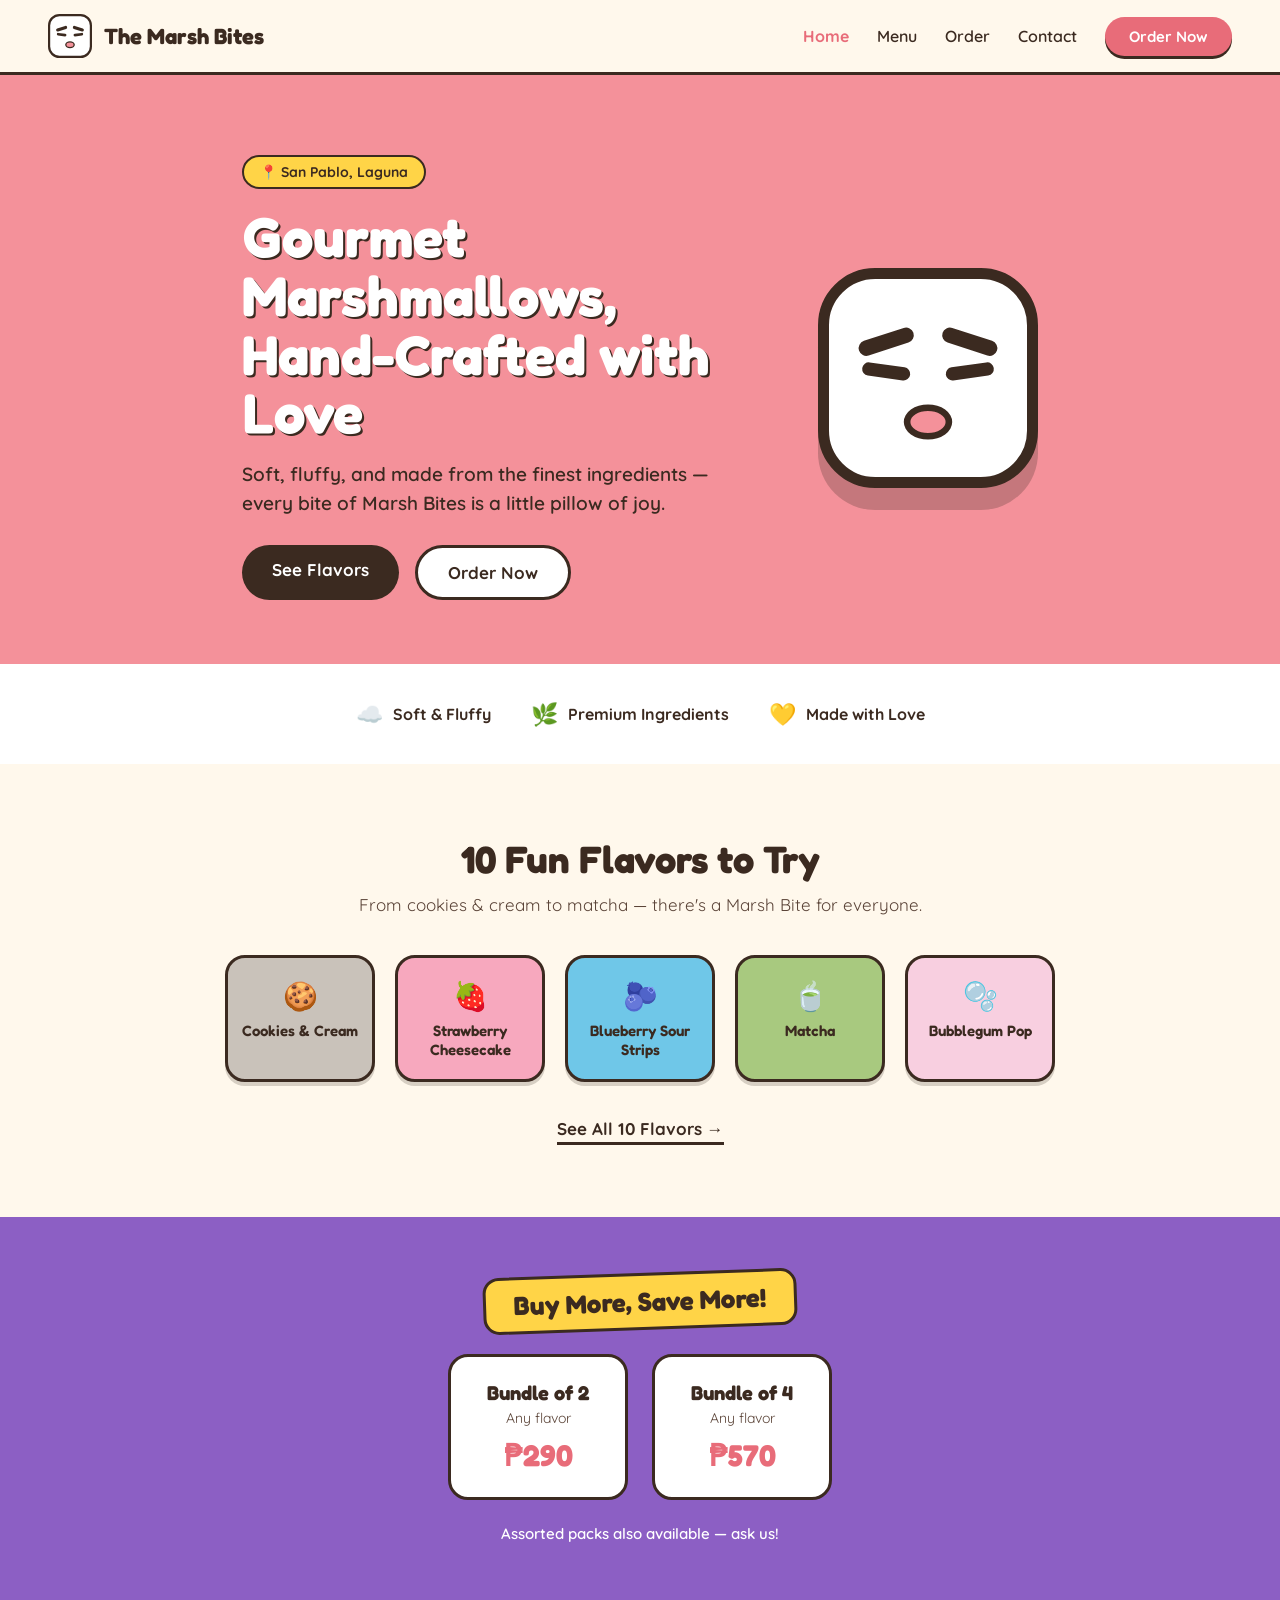
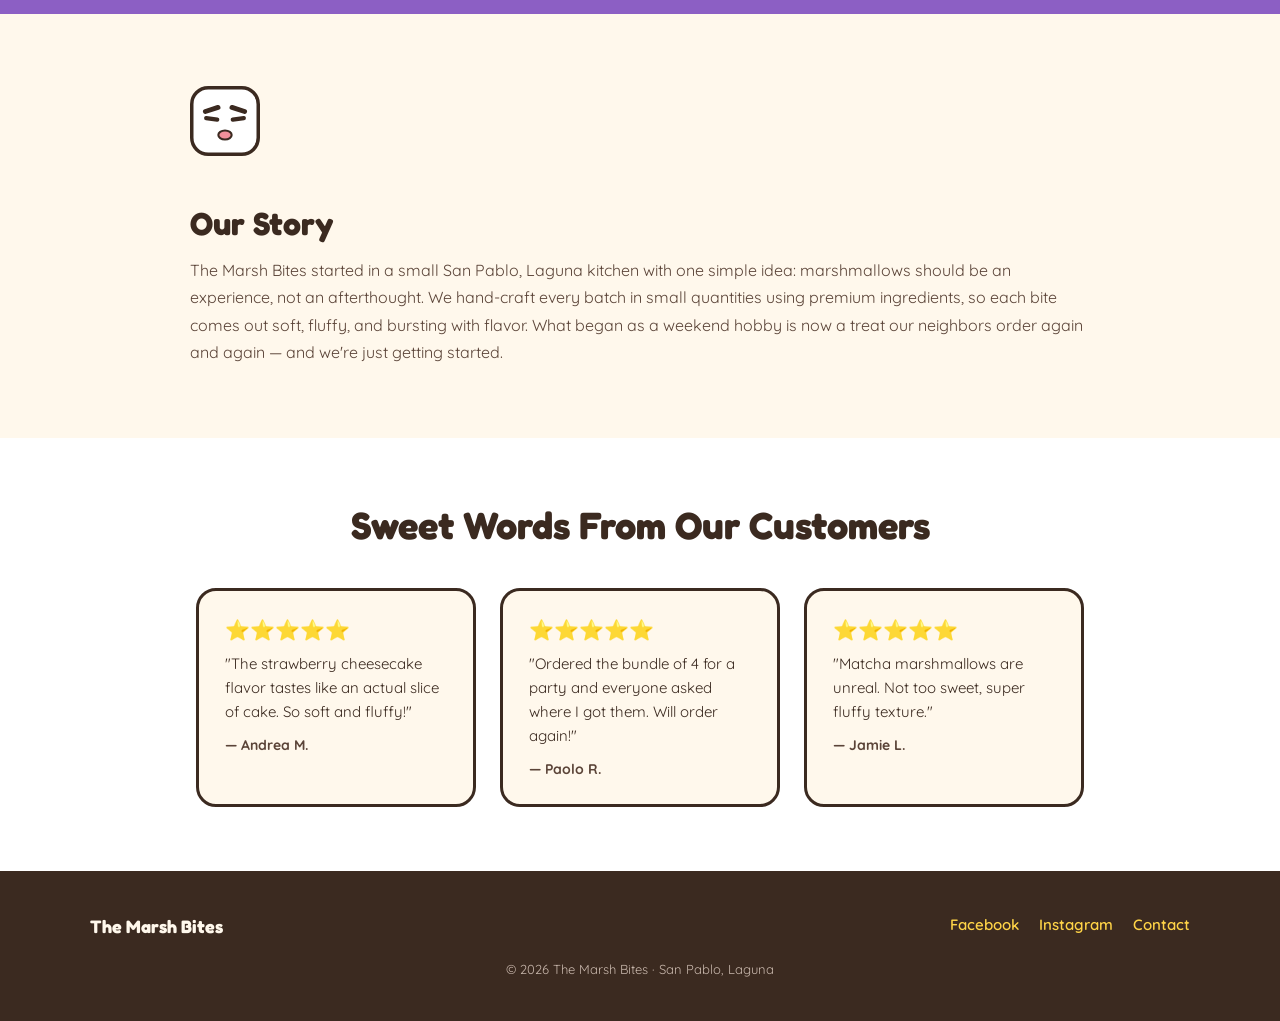
<file: index.html>
<!DOCTYPE html>
<html lang="en">
<head>
<meta charset="utf-8">
<meta name="viewport" content="width=device-width, initial-scale=1">
<title>The Marsh Bites — Gourmet Marshmallows</title>
<link rel="preconnect" href="https://fonts.googleapis.com">
<link href="https://fonts.googleapis.com/css2?family=Fredoka:wght@500;600;700&family=Quicksand:wght@400;500;600;700&display=swap" rel="stylesheet">
<link rel="stylesheet" href="styles.css">
</head>
<body>

  <nav class="navbar">
    <a href="home.html" class="nav-logo">
      <div class="mascot sm"><div class="mascot-inner">
        <div class="mascot-face"></div>
        <div class="mascot-eyebrow l"></div><div class="mascot-eyebrow r"></div>
        <div class="mascot-eye l"></div><div class="mascot-eye r"></div>
        <div class="mascot-mouth"></div>
      </div></div>
      <div class="nav-logo-text">The Marsh Bites</div>
    </a>
    <div class="nav-links">
      <a href="home.html" class="nav-link active">Home</a>
      <a href="menu.html" class="nav-link">Menu</a>
      <a href="order.html" class="nav-link">Order</a>
      <a href="contact.html" class="nav-link">Contact</a>
      <a href="order.html" class="nav-cta">Order Now</a>
    </div>
  </nav>

  <section class="hero">
    <div class="hero-content">
      <div class="badge badge-yellow">📍 San Pablo, Laguna</div>
      <h1 class="hero-title">Gourmet Marshmallows,<br>Hand-Crafted with Love</h1>
      <p class="hero-text">Soft, fluffy, and made from the finest ingredients — every bite of Marsh Bites is a little pillow of joy.</p>
      <div class="hero-buttons">
        <a href="menu.html" class="btn btn-dark">See Flavors</a>
        <a href="order.html" class="btn btn-outline">Order Now</a>
      </div>
    </div>
    <div class="mascot lg"><div class="mascot-inner">
        <div class="mascot-face"></div>
        <div class="mascot-eyebrow l"></div><div class="mascot-eyebrow r"></div>
        <div class="mascot-eye l"></div><div class="mascot-eye r"></div>
        <div class="mascot-mouth"></div>
      </div></div>
  </section>

  <section class="features-strip">
    <div class="feature-item"><span class="emoji">☁️</span> Soft &amp; Fluffy</div>
    <div class="feature-item"><span class="emoji">🌿</span> Premium Ingredients</div>
    <div class="feature-item"><span class="emoji">💛</span> Made with Love</div>
  </section>

  <section class="section">
    <h2 class="section-title">10 Fun Flavors to Try</h2>
    <p class="section-sub">From cookies &amp; cream to matcha — there's a Marsh Bite for everyone.</p>
    <div class="flavor-row">
      <div class="flavor-card" style="background:#C9C2BA;">
        <div class="emoji">🍪</div>
        <div class="name">Cookies & Cream</div>
      </div>
      <div class="flavor-card" style="background:#F7A8BE;">
        <div class="emoji">🍓</div>
        <div class="name">Strawberry Cheesecake</div>
      </div>
      <div class="flavor-card" style="background:#6FC7E8;">
        <div class="emoji">🫐</div>
        <div class="name">Blueberry Sour Strips</div>
      </div>
      <div class="flavor-card" style="background:#A8C97F;">
        <div class="emoji">🍵</div>
        <div class="name">Matcha</div>
      </div>
      <div class="flavor-card" style="background:#F8CFE0;">
        <div class="emoji">🫧</div>
        <div class="name">Bubblegum Pop</div>
      </div>
    </div>
    <a href="menu.html" class="see-all-link">See All 10 Flavors →</a>
  </section>

  <section class="bundle-section">
    <div class="bundle-badge">Buy More, Save More!</div>
    <div class="bundle-cards">
      <div class="bundle-card"><div class="title">Bundle of 2</div><div class="sub">Any flavor</div><div class="price">₱290</div></div>
      <div class="bundle-card"><div class="title">Bundle of 4</div><div class="sub">Any flavor</div><div class="price">₱570</div></div>
    </div>
    <p class="bundle-note">Assorted packs also available — ask us!</p>
  </section>

  <section class="story-section">
    <div class="story-inner">
      <div class="mascot md"><div class="mascot-inner">
        <div class="mascot-face"></div>
        <div class="mascot-eyebrow l"></div><div class="mascot-eyebrow r"></div>
        <div class="mascot-eye l"></div><div class="mascot-eye r"></div>
        <div class="mascot-mouth"></div>
      </div></div>
      <div>
        <h2 class="story-title">Our Story</h2>
        <p class="story-text">The Marsh Bites started in a small San Pablo, Laguna kitchen with one simple idea: marshmallows should be an experience, not an afterthought. We hand-craft every batch in small quantities using premium ingredients, so each bite comes out soft, fluffy, and bursting with flavor. What began as a weekend hobby is now a treat our neighbors order again and again — and we're just getting started.</p>
      </div>
    </div>
  </section>

  <section class="testimonials-section">
    <h2 class="section-title" style="margin-bottom:40px;">Sweet Words From Our Customers</h2>
    <div class="testimonial-cards">
      <div class="testimonial-card"><div class="stars">⭐⭐⭐⭐⭐</div><p>"The strawberry cheesecake flavor tastes like an actual slice of cake. So soft and fluffy!"</p><div class="author">— Andrea M.</div></div>
      <div class="testimonial-card"><div class="stars">⭐⭐⭐⭐⭐</div><p>"Ordered the bundle of 4 for a party and everyone asked where I got them. Will order again!"</p><div class="author">— Paolo R.</div></div>
      <div class="testimonial-card"><div class="stars">⭐⭐⭐⭐⭐</div><p>"Matcha marshmallows are unreal. Not too sweet, super fluffy texture."</p><div class="author">— Jamie L.</div></div>
    </div>
  </section>

  <footer class="footer">
    <div class="footer-inner">
      <div class="footer-logo">The Marsh Bites</div>
      <div class="footer-links">
        <a href="https://facebook.com/themarshbites" target="_blank">Facebook</a>
        <a href="https://instagram.com/themarshbites" target="_blank">Instagram</a>
        <a href="contact.html">Contact</a>
      </div>
    </div>
    <div class="footer-copy">© 2026 The Marsh Bites · San Pablo, Laguna</div>
  </footer>
</body>
</html>
</file>
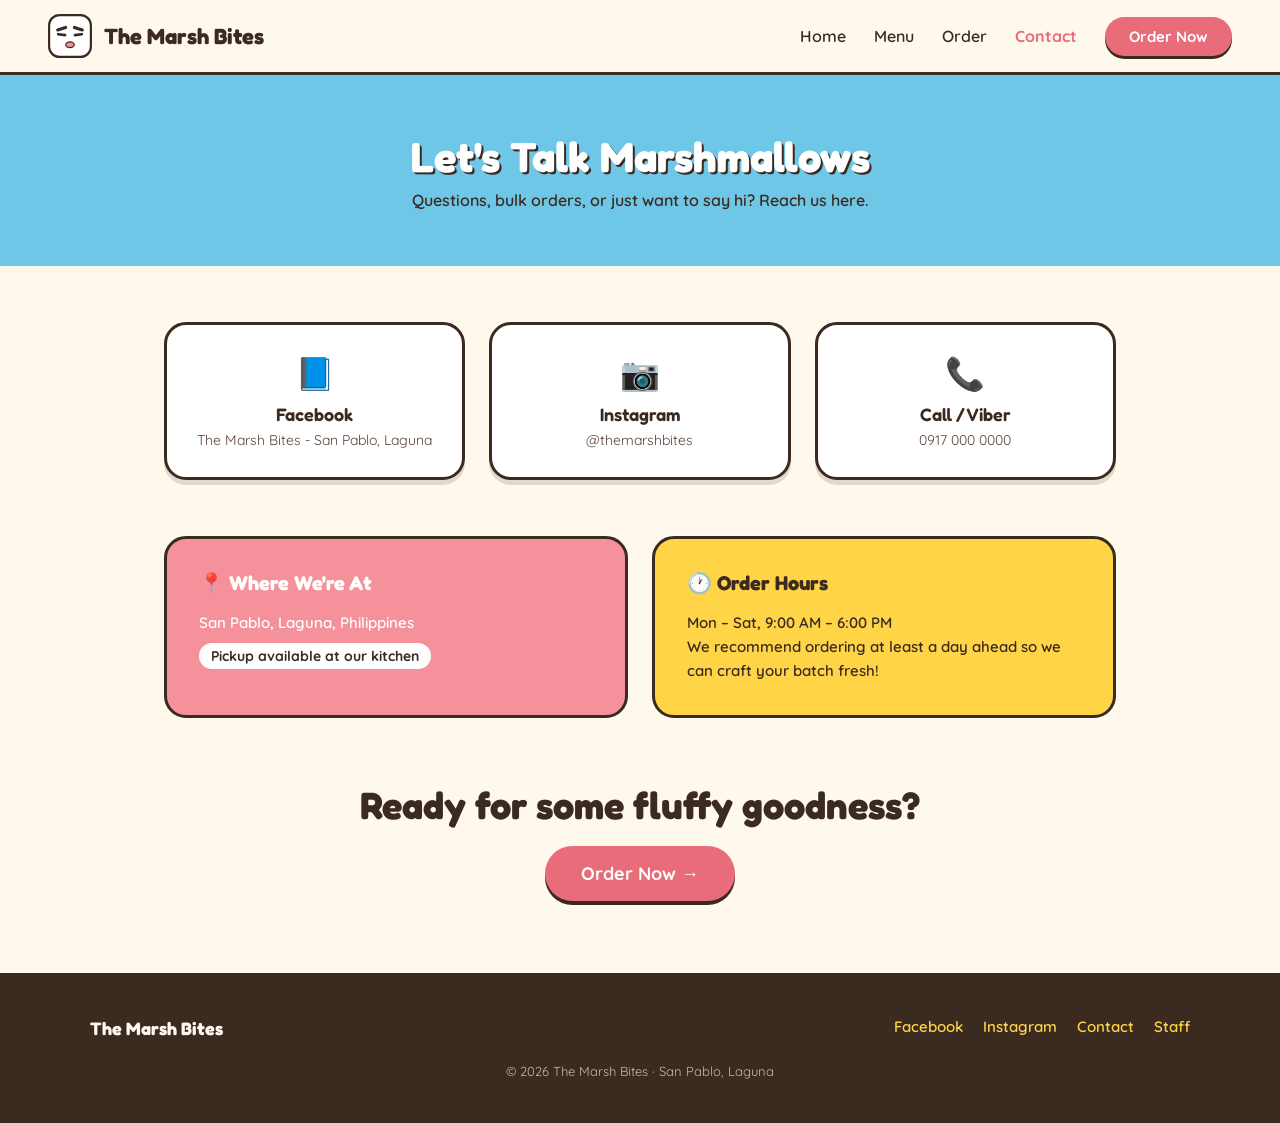
<file: contact.html>
<!DOCTYPE html>
<html lang="en">
<head>
<meta charset="utf-8">
<meta name="viewport" content="width=device-width, initial-scale=1">
<title>Contact — The Marsh Bites</title>
<link rel="preconnect" href="https://fonts.googleapis.com">
<link href="https://fonts.googleapis.com/css2?family=Fredoka:wght@500;600;700&family=Quicksand:wght@400;500;600;700&display=swap" rel="stylesheet">
<link rel="stylesheet" href="styles.css">
</head>
<body>

  <nav class="navbar">
    <a href="home.html" class="nav-logo">
      <div class="mascot sm"><div class="mascot-inner">
        <div class="mascot-face"></div>
        <div class="mascot-eyebrow l"></div><div class="mascot-eyebrow r"></div>
        <div class="mascot-eye l"></div><div class="mascot-eye r"></div>
        <div class="mascot-mouth"></div>
      </div></div>
      <div class="nav-logo-text">The Marsh Bites</div>
    </a>
    <div class="nav-links">
      <a href="home.html" class="nav-link">Home</a>
      <a href="menu.html" class="nav-link">Menu</a>
      <a href="order.html" class="nav-link">Order</a>
      <a href="contact.html" class="nav-link active">Contact</a>
      <a href="order.html" class="nav-cta">Order Now</a>
    </div>
  </nav>

  <section class="contact-hero">
    <h1>Let's Talk Marshmallows</h1>
    <p>Questions, bulk orders, or just want to say hi? Reach us here.</p>
  </section>

  <section class="contact-cards">
    <a href="https://facebook.com/themarshbites" target="_blank" class="contact-card">
      <div class="emoji">📘</div><div class="title">Facebook</div><div class="detail">The Marsh Bites - San Pablo, Laguna</div>
    </a>
    <a href="https://instagram.com/themarshbites" target="_blank" class="contact-card">
      <div class="emoji">📷</div><div class="title">Instagram</div><div class="detail">@themarshbites</div>
    </a>
    <div class="contact-card">
      <div class="emoji">📞</div><div class="title">Call / Viber</div><div class="detail">0917 000 0000</div>
    </div>
  </section>

  <section class="info-cards">
    <div class="info-card pink">
      <h3>📍 Where We're At</h3>
      <p>San Pablo, Laguna, Philippines</p>
      <div class="info-pill">Pickup available at our kitchen</div>
    </div>
    <div class="info-card yellow">
      <h3>🕐 Order Hours</h3>
      <p>Mon – Sat, 9:00 AM – 6:00 PM</p>
      <p class="info-note">We recommend ordering at least a day ahead so we can craft your batch fresh!</p>
    </div>
  </section>

  <section class="section" style="padding-top:0;">
    <h2 class="section-title" style="margin-bottom:18px;">Ready for some fluffy goodness?</h2>
    <a href="order.html" class="btn btn-pink">Order Now →</a>
  </section>

  <footer class="footer">
    <div class="footer-inner">
      <div class="footer-logo">The Marsh Bites</div>
      <div class="footer-links">
        <a href="https://facebook.com/themarshbites" target="_blank">Facebook</a>
        <a href="https://instagram.com/themarshbites" target="_blank">Instagram</a>
        <a href="contact.html">Contact</a>
        <a href="staff-login.html">Staff</a>
      </div>
    </div>
    <div class="footer-copy">© 2026 The Marsh Bites · San Pablo, Laguna</div>
  </footer>
</body>
</html>
</file>
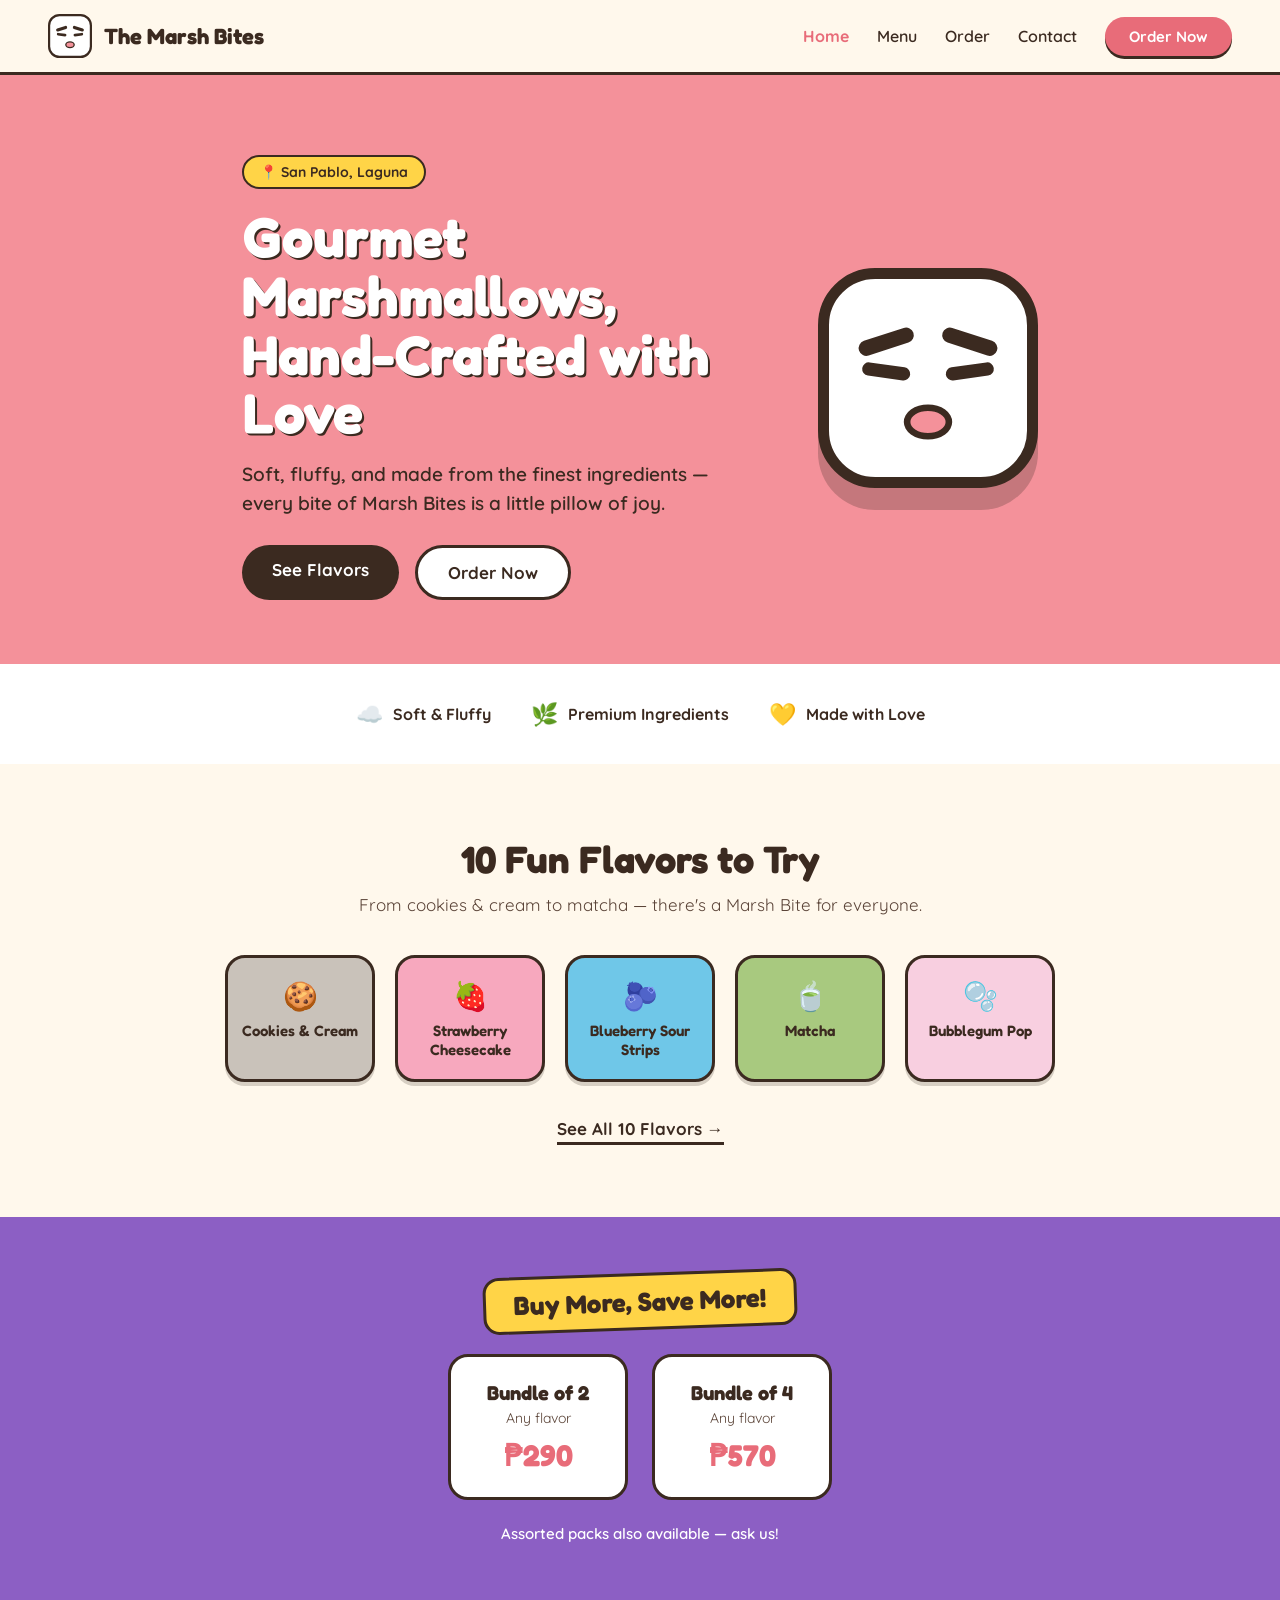
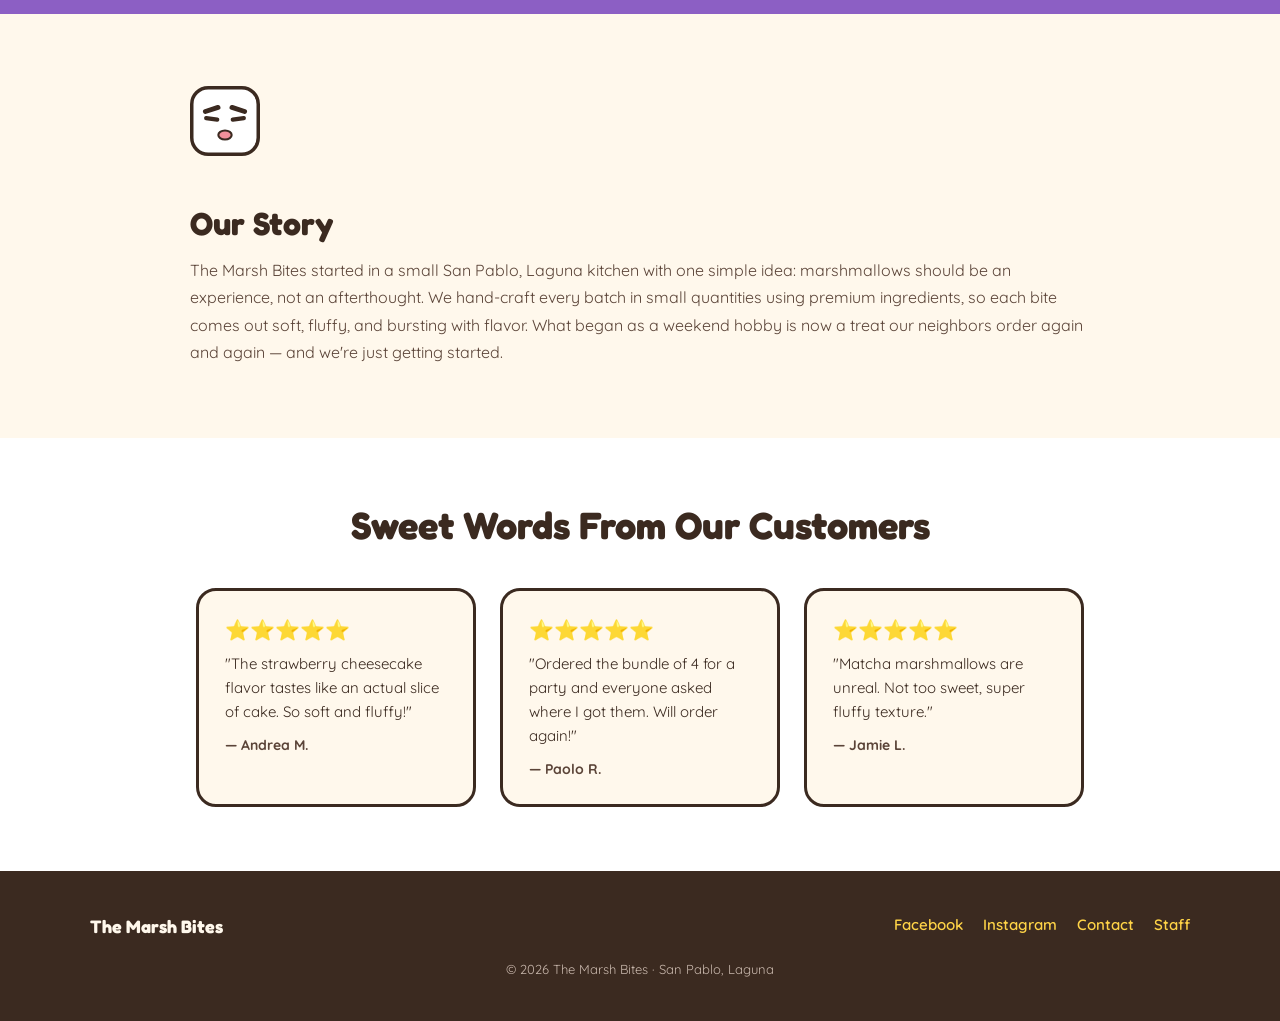
<file: home.html>
<!DOCTYPE html>
<html lang="en">
<head>
<meta charset="utf-8">
<meta name="viewport" content="width=device-width, initial-scale=1">
<title>The Marsh Bites — Gourmet Marshmallows</title>
<link rel="preconnect" href="https://fonts.googleapis.com">
<link href="https://fonts.googleapis.com/css2?family=Fredoka:wght@500;600;700&family=Quicksand:wght@400;500;600;700&display=swap" rel="stylesheet">
<link rel="stylesheet" href="styles.css">
</head>
<body>

  <nav class="navbar">
    <a href="home.html" class="nav-logo">
      <div class="mascot sm"><div class="mascot-inner">
        <div class="mascot-face"></div>
        <div class="mascot-eyebrow l"></div><div class="mascot-eyebrow r"></div>
        <div class="mascot-eye l"></div><div class="mascot-eye r"></div>
        <div class="mascot-mouth"></div>
      </div></div>
      <div class="nav-logo-text">The Marsh Bites</div>
    </a>
    <div class="nav-links">
      <a href="home.html" class="nav-link active">Home</a>
      <a href="menu.html" class="nav-link">Menu</a>
      <a href="order.html" class="nav-link">Order</a>
      <a href="contact.html" class="nav-link">Contact</a>
      <a href="order.html" class="nav-cta">Order Now</a>
    </div>
  </nav>

  <section class="hero">
    <div class="hero-content">
      <div class="badge badge-yellow">📍 San Pablo, Laguna</div>
      <h1 class="hero-title">Gourmet Marshmallows,<br>Hand-Crafted with Love</h1>
      <p class="hero-text">Soft, fluffy, and made from the finest ingredients — every bite of Marsh Bites is a little pillow of joy.</p>
      <div class="hero-buttons">
        <a href="menu.html" class="btn btn-dark">See Flavors</a>
        <a href="order.html" class="btn btn-outline">Order Now</a>
      </div>
    </div>
    <div class="mascot lg"><div class="mascot-inner">
        <div class="mascot-face"></div>
        <div class="mascot-eyebrow l"></div><div class="mascot-eyebrow r"></div>
        <div class="mascot-eye l"></div><div class="mascot-eye r"></div>
        <div class="mascot-mouth"></div>
      </div></div>
  </section>

  <section class="features-strip">
    <div class="feature-item"><span class="emoji">☁️</span> Soft &amp; Fluffy</div>
    <div class="feature-item"><span class="emoji">🌿</span> Premium Ingredients</div>
    <div class="feature-item"><span class="emoji">💛</span> Made with Love</div>
  </section>

  <section class="section">
    <h2 class="section-title">10 Fun Flavors to Try</h2>
    <p class="section-sub">From cookies &amp; cream to matcha — there's a Marsh Bite for everyone.</p>
    <div class="flavor-row">
      <div class="flavor-card" style="background:#C9C2BA;">
        <div class="emoji">🍪</div>
        <div class="name">Cookies & Cream</div>
      </div>
      <div class="flavor-card" style="background:#F7A8BE;">
        <div class="emoji">🍓</div>
        <div class="name">Strawberry Cheesecake</div>
      </div>
      <div class="flavor-card" style="background:#6FC7E8;">
        <div class="emoji">🫐</div>
        <div class="name">Blueberry Sour Strips</div>
      </div>
      <div class="flavor-card" style="background:#A8C97F;">
        <div class="emoji">🍵</div>
        <div class="name">Matcha</div>
      </div>
      <div class="flavor-card" style="background:#F8CFE0;">
        <div class="emoji">🫧</div>
        <div class="name">Bubblegum Pop</div>
      </div>
    </div>
    <a href="menu.html" class="see-all-link">See All 10 Flavors →</a>
  </section>

  <section class="bundle-section">
    <div class="bundle-badge">Buy More, Save More!</div>
    <div class="bundle-cards">
      <div class="bundle-card"><div class="title">Bundle of 2</div><div class="sub">Any flavor</div><div class="price">₱290</div></div>
      <div class="bundle-card"><div class="title">Bundle of 4</div><div class="sub">Any flavor</div><div class="price">₱570</div></div>
    </div>
    <p class="bundle-note">Assorted packs also available — ask us!</p>
  </section>

  <section class="story-section">
    <div class="story-inner">
      <div class="mascot md"><div class="mascot-inner">
        <div class="mascot-face"></div>
        <div class="mascot-eyebrow l"></div><div class="mascot-eyebrow r"></div>
        <div class="mascot-eye l"></div><div class="mascot-eye r"></div>
        <div class="mascot-mouth"></div>
      </div></div>
      <div>
        <h2 class="story-title">Our Story</h2>
        <p class="story-text">The Marsh Bites started in a small San Pablo, Laguna kitchen with one simple idea: marshmallows should be an experience, not an afterthought. We hand-craft every batch in small quantities using premium ingredients, so each bite comes out soft, fluffy, and bursting with flavor. What began as a weekend hobby is now a treat our neighbors order again and again — and we're just getting started.</p>
      </div>
    </div>
  </section>

  <section class="testimonials-section">
    <h2 class="section-title" style="margin-bottom:40px;">Sweet Words From Our Customers</h2>
    <div class="testimonial-cards">
      <div class="testimonial-card"><div class="stars">⭐⭐⭐⭐⭐</div><p>"The strawberry cheesecake flavor tastes like an actual slice of cake. So soft and fluffy!"</p><div class="author">— Andrea M.</div></div>
      <div class="testimonial-card"><div class="stars">⭐⭐⭐⭐⭐</div><p>"Ordered the bundle of 4 for a party and everyone asked where I got them. Will order again!"</p><div class="author">— Paolo R.</div></div>
      <div class="testimonial-card"><div class="stars">⭐⭐⭐⭐⭐</div><p>"Matcha marshmallows are unreal. Not too sweet, super fluffy texture."</p><div class="author">— Jamie L.</div></div>
    </div>
  </section>

  <footer class="footer">
    <div class="footer-inner">
      <div class="footer-logo">The Marsh Bites</div>
      <div class="footer-links">
        <a href="https://facebook.com/themarshbites" target="_blank">Facebook</a>
        <a href="https://instagram.com/themarshbites" target="_blank">Instagram</a>
        <a href="contact.html">Contact</a>
        <a href="staff-login.html">Staff</a>
      </div>
    </div>
    <div class="footer-copy">© 2026 The Marsh Bites · San Pablo, Laguna</div>
  </footer>
</body>
</html>
</file>
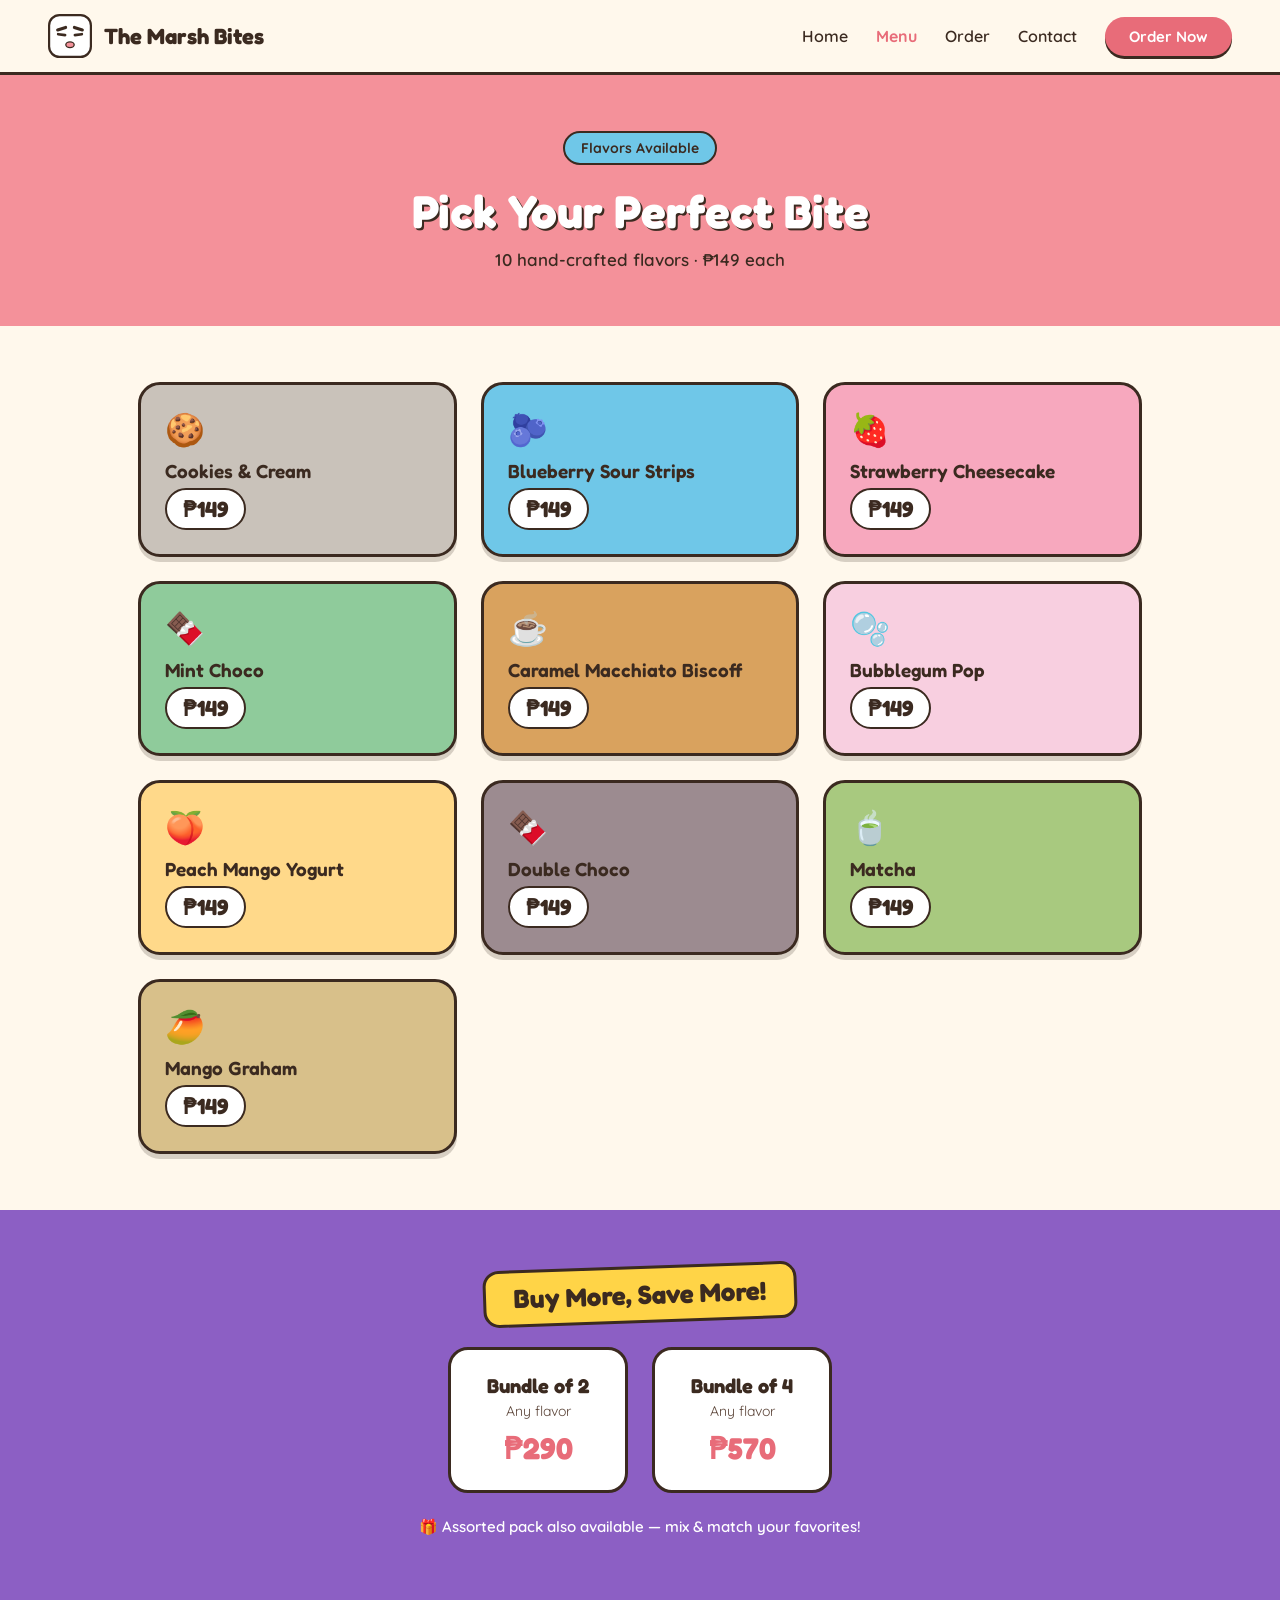
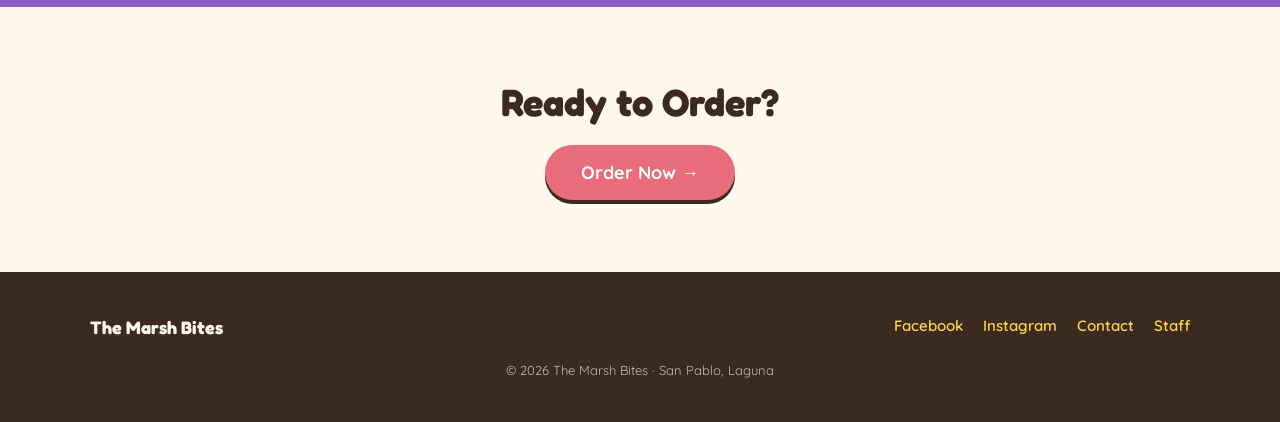
<file: menu.html>
<!DOCTYPE html>
<html lang="en">
<head>
<meta charset="utf-8">
<meta name="viewport" content="width=device-width, initial-scale=1">
<title>Menu — The Marsh Bites</title>
<link rel="preconnect" href="https://fonts.googleapis.com">
<link href="https://fonts.googleapis.com/css2?family=Fredoka:wght@500;600;700&family=Quicksand:wght@400;500;600;700&display=swap" rel="stylesheet">
<link rel="stylesheet" href="styles.css">
</head>
<body>

  <nav class="navbar">
    <a href="home.html" class="nav-logo">
      <div class="mascot sm"><div class="mascot-inner">
        <div class="mascot-face"></div>
        <div class="mascot-eyebrow l"></div><div class="mascot-eyebrow r"></div>
        <div class="mascot-eye l"></div><div class="mascot-eye r"></div>
        <div class="mascot-mouth"></div>
      </div></div>
      <div class="nav-logo-text">The Marsh Bites</div>
    </a>
    <div class="nav-links">
      <a href="home.html" class="nav-link">Home</a>
      <a href="menu.html" class="nav-link active">Menu</a>
      <a href="order.html" class="nav-link">Order</a>
      <a href="contact.html" class="nav-link">Contact</a>
      <a href="order.html" class="nav-cta">Order Now</a>
    </div>
  </nav>

  <section class="menu-hero">
    <div class="badge badge-blue">Flavors Available</div>
    <h1>Pick Your Perfect Bite</h1>
    <p>10 hand-crafted flavors · ₱149 each</p>
  </section>

  <section class="flavor-grid">
    <div class="flavor-grid-card" style="background:#C9C2BA;">
      <div class="emoji">🍪</div>
      <div class="name">Cookies & Cream</div>
      <div class="flavor-price">₱149</div>
    </div>
    <div class="flavor-grid-card" style="background:#6FC7E8;">
      <div class="emoji">🫐</div>
      <div class="name">Blueberry Sour Strips</div>
      <div class="flavor-price">₱149</div>
    </div>
    <div class="flavor-grid-card" style="background:#F7A8BE;">
      <div class="emoji">🍓</div>
      <div class="name">Strawberry Cheesecake</div>
      <div class="flavor-price">₱149</div>
    </div>
    <div class="flavor-grid-card" style="background:#8FCB9B;">
      <div class="emoji">🍫</div>
      <div class="name">Mint Choco</div>
      <div class="flavor-price">₱149</div>
    </div>
    <div class="flavor-grid-card" style="background:#D9A25E;">
      <div class="emoji">☕</div>
      <div class="name">Caramel Macchiato Biscoff</div>
      <div class="flavor-price">₱149</div>
    </div>
    <div class="flavor-grid-card" style="background:#F8CFE0;">
      <div class="emoji">🫧</div>
      <div class="name">Bubblegum Pop</div>
      <div class="flavor-price">₱149</div>
    </div>
    <div class="flavor-grid-card" style="background:#FFD98A;">
      <div class="emoji">🍑</div>
      <div class="name">Peach Mango Yogurt</div>
      <div class="flavor-price">₱149</div>
    </div>
    <div class="flavor-grid-card" style="background:#9C8B90;">
      <div class="emoji">🍫</div>
      <div class="name">Double Choco</div>
      <div class="flavor-price">₱149</div>
    </div>
    <div class="flavor-grid-card" style="background:#A8C97F;">
      <div class="emoji">🍵</div>
      <div class="name">Matcha</div>
      <div class="flavor-price">₱149</div>
    </div>
    <div class="flavor-grid-card" style="background:#D8C08A;">
      <div class="emoji">🥭</div>
      <div class="name">Mango Graham</div>
      <div class="flavor-price">₱149</div>
    </div>
  </section>

  <section class="bundle-section">
    <div class="bundle-badge">Buy More, Save More!</div>
    <div class="bundle-cards">
      <div class="bundle-card"><div class="title">Bundle of 2</div><div class="sub">Any flavor</div><div class="price">₱290</div></div>
      <div class="bundle-card"><div class="title">Bundle of 4</div><div class="sub">Any flavor</div><div class="price">₱570</div></div>
    </div>
    <p class="bundle-note">🎁 Assorted pack also available — mix &amp; match your favorites!</p>
  </section>

  <section class="section">
    <h2 class="section-title" style="margin-bottom:20px;">Ready to Order?</h2>
    <a href="order.html" class="btn btn-pink">Order Now →</a>
  </section>

  <footer class="footer">
    <div class="footer-inner">
      <div class="footer-logo">The Marsh Bites</div>
      <div class="footer-links">
        <a href="https://facebook.com/themarshbites" target="_blank">Facebook</a>
        <a href="https://instagram.com/themarshbites" target="_blank">Instagram</a>
        <a href="contact.html">Contact</a>
        <a href="staff-login.html">Staff</a>
      </div>
    </div>
    <div class="footer-copy">© 2026 The Marsh Bites · San Pablo, Laguna</div>
  </footer>
</body>
</html>
</file>
<file: styles.css>
:root{
  --pink:#F4919A; --pink-dark:#E86C79; --pink-darker:#D95763;
  --cream:#FFF8EC; --blue:#6FC7E8; --yellow:#FFD447; --purple:#8C5FC4;
  --brown:#3B2A20; --text-muted:#5B4438; --white:#fff;
}
*{box-sizing:border-box;}
body{margin:0;background:var(--cream);font-family:'Quicksand',sans-serif;}
a{color:var(--pink-dark);text-decoration:none;}
a:hover{color:var(--pink-darker);}
h1,h2,h3{font-family:'Fredoka',sans-serif;margin:0;}
img{max-width:100%;}

/* Mascot */
.mascot{position:relative;flex-shrink:0;}
.mascot-inner{width:100px;height:100px;position:relative;}
.mascot.sm{width:44px;height:44px;}
.mascot.sm .mascot-inner{transform:scale(0.44);transform-origin:top left;}
.mascot.md{width:70px;height:70px;}
.mascot.md .mascot-inner{transform:scale(0.7);transform-origin:top left;}
.mascot.lg{width:220px;height:220px;}
.mascot.lg .mascot-inner{transform:scale(2.2);transform-origin:top left;}
.mascot-face{position:absolute;inset:0;background:#fff;border:5px solid var(--brown);border-radius:26px;}
.mascot.lg .mascot-face{box-shadow:0 10px 0 rgba(59,42,32,0.25);}
.mascot-eyebrow{position:absolute;top:30px;width:26px;height:7px;background:var(--brown);border-radius:4px;}
.mascot-eyebrow.l{left:18px;transform:rotate(-18deg);}
.mascot-eyebrow.r{right:18px;transform:rotate(18deg);}
.mascot-eye{position:absolute;top:44px;width:22px;height:6px;background:var(--brown);border-radius:6px;}
.mascot-eye.l{left:20px;transform:rotate(8deg);}
.mascot-eye.r{right:20px;transform:rotate(-8deg);}
.mascot-mouth{position:absolute;bottom:22px;left:50%;transform:translateX(-50%);width:22px;height:16px;background:var(--pink);border:3px solid var(--brown);border-radius:50%;}

/* Nav */
.navbar{position:sticky;top:0;z-index:50;display:flex;align-items:center;justify-content:space-between;flex-wrap:wrap;gap:16px;padding:14px 48px;background:var(--cream);border-bottom:3px solid var(--brown);}
.nav-logo{display:flex;align-items:center;gap:12px;}
.nav-logo-text{font-family:'Fredoka',sans-serif;font-weight:700;font-size:22px;color:var(--brown);line-height:1;}
.nav-links{display:flex;gap:28px;align-items:center;flex-wrap:wrap;}
.nav-link{color:var(--brown);font-weight:600;font-size:16px;}
.nav-link.active{color:var(--pink-dark);font-weight:700;}
.nav-cta{background:var(--pink-dark);color:#fff;font-weight:700;padding:10px 24px;border-radius:999px;font-size:15px;box-shadow:0 3px 0 var(--brown);}

/* Buttons */
.btn{display:inline-block;font-weight:700;border-radius:999px;cursor:pointer;border:none;text-align:center;}
.btn-dark{background:var(--brown);color:#fff;font-size:17px;padding:14px 30px;}
.btn-outline{background:#fff;color:var(--brown);font-size:17px;padding:14px 30px;border:3px solid var(--brown);}
.btn-pink{background:var(--pink-dark);color:#fff;font-size:18px;padding:16px 36px;box-shadow:0 4px 0 var(--brown);}

/* Hero */
.hero{background:var(--pink);padding:80px 48px 64px;display:flex;align-items:center;justify-content:center;gap:56px;flex-wrap:wrap;}
.hero-content{max-width:520px;}
.badge{display:inline-block;color:var(--brown);font-weight:700;font-size:14px;padding:6px 16px;border-radius:999px;margin-bottom:18px;border:2px solid var(--brown);}
.badge-yellow{background:var(--yellow);}
.badge-blue{background:var(--blue);}
.hero-title{font-weight:700;font-size:56px;line-height:1.05;color:#fff;margin:0 0 18px;text-shadow:2px 2px 0 var(--brown);}
.hero-text{font-size:19px;color:var(--brown);font-weight:600;margin:0 0 28px;line-height:1.5;}
.hero-buttons{display:flex;gap:16px;flex-wrap:wrap;}

/* Feature strip */
.features-strip{display:flex;justify-content:center;gap:40px;flex-wrap:wrap;padding:36px 48px;background:#fff;}
.feature-item{display:flex;align-items:center;gap:10px;font-weight:700;color:var(--brown);font-size:16px;}
.feature-item .emoji{font-size:22px;}

/* Section generic */
.section{padding:72px 48px;text-align:center;}
.section-title{font-weight:700;font-size:38px;color:var(--brown);margin:0 0 12px;}
.section-sub{font-size:17px;color:var(--text-muted);margin:0 0 40px;}

/* Flavor cards (teaser + menu grid) */
.flavor-row{display:flex;gap:20px;flex-wrap:wrap;justify-content:center;max-width:1000px;margin:0 auto;}
.flavor-card{width:150px;border:3px solid var(--brown);border-radius:20px;padding:20px 12px;box-shadow:0 4px 0 rgba(59,42,32,0.2);}
.flavor-card .emoji{font-size:28px;margin-bottom:8px;}
.flavor-card .name{font-family:'Fredoka',sans-serif;font-weight:600;font-size:15px;color:var(--brown);}
.see-all-link{display:inline-block;margin-top:36px;color:var(--brown);font-weight:700;font-size:17px;border-bottom:3px solid var(--brown);padding-bottom:2px;}
.see-all-link:hover{color:var(--brown);}

.flavor-grid{display:grid;grid-template-columns:repeat(auto-fit,minmax(260px,1fr));gap:24px;max-width:1100px;margin:0 auto;padding:56px 48px;}
.flavor-grid-card{border:3px solid var(--brown);border-radius:22px;padding:24px;box-shadow:0 5px 0 rgba(59,42,32,0.2);}
.flavor-grid-card .emoji{font-size:32px;margin-bottom:10px;}
.flavor-grid-card .name{font-family:'Fredoka',sans-serif;font-weight:600;font-size:19px;color:var(--brown);margin-bottom:6px;}
.flavor-price{font-family:'Fredoka',sans-serif;font-weight:700;font-size:22px;color:var(--brown);background:#fff;display:inline-block;padding:6px 16px;border-radius:999px;border:2px solid var(--brown);}

/* Bundle section */
.bundle-section{padding:56px 48px;background:var(--purple);text-align:center;}
.bundle-badge{display:inline-block;background:var(--yellow);color:var(--brown);font-family:'Fredoka',sans-serif;font-weight:700;font-size:26px;padding:10px 28px;border-radius:16px;border:3px solid var(--brown);transform:rotate(-2deg);margin-bottom:24px;}
.bundle-cards{display:flex;gap:24px;justify-content:center;flex-wrap:wrap;}
.bundle-card{background:#fff;border:3px solid var(--brown);border-radius:20px;padding:24px 32px;min-width:180px;}
.bundle-card .title{font-family:'Fredoka',sans-serif;font-weight:700;font-size:20px;color:var(--brown);}
.bundle-card .sub{color:var(--text-muted);font-size:14px;margin:4px 0 10px;}
.bundle-card .price{font-family:'Fredoka',sans-serif;font-weight:700;font-size:30px;color:var(--pink-dark);}
.bundle-note{color:#fff;font-weight:600;margin-top:24px;font-size:15px;}

/* Story */
.story-section{padding:72px 48px;}
.story-inner{max-width:900px;margin:0 auto;display:flex;align-items:center;gap:48px;flex-wrap:wrap;}
.story-title{font-weight:700;font-size:32px;color:var(--brown);margin:0 0 14px;}
.story-text{font-size:16px;color:var(--text-muted);line-height:1.7;margin:0;}

/* Testimonials */
.testimonials-section{padding:64px 48px;background:#fff;text-align:center;}
.testimonial-cards{display:flex;gap:24px;justify-content:center;flex-wrap:wrap;max-width:1000px;margin:0 auto;}
.testimonial-card{background:var(--cream);border:3px solid var(--brown);border-radius:20px;padding:26px;max-width:280px;text-align:left;}
.testimonial-card .stars{font-size:20px;margin-bottom:10px;}
.testimonial-card p{font-size:15px;color:var(--brown);line-height:1.6;margin:0 0 12px;}
.testimonial-card .author{font-weight:700;font-size:14px;color:var(--text-muted);}

/* Footer */
.footer{background:var(--brown);color:var(--cream);padding:44px 48px;}
.footer-inner{display:flex;justify-content:space-between;flex-wrap:wrap;gap:24px;max-width:1100px;margin:0 auto;}
.footer-logo{font-family:'Fredoka',sans-serif;font-weight:700;font-size:18px;}
.footer-links{display:flex;gap:20px;font-size:15px;}
.footer-links a{color:var(--yellow);font-weight:600;}
.footer-copy{text-align:center;font-size:13px;color:#c9b8ad;margin-top:24px;}

/* Menu hero */
.menu-hero{background:var(--pink);padding:56px 48px;text-align:center;}
.menu-hero h1{font-size:46px;color:#fff;margin:0 0 10px;text-shadow:2px 2px 0 var(--brown);}
.menu-hero p{font-size:17px;color:var(--brown);font-weight:600;margin:0;}

/* Contact hero */
.contact-hero{background:var(--blue);padding:56px 48px;text-align:center;}
.contact-hero h1{font-size:42px;color:#fff;margin:0 0 8px;text-shadow:2px 2px 0 var(--brown);}
.contact-hero p{font-size:16px;color:var(--brown);font-weight:600;margin:0;}
.contact-cards{padding:56px 24px;max-width:1000px;margin:0 auto;display:flex;gap:24px;flex-wrap:wrap;}
.contact-card{flex:1;min-width:220px;background:#fff;border:3px solid var(--brown);border-radius:22px;padding:28px;text-align:center;box-shadow:0 5px 0 rgba(59,42,32,0.15);}
.contact-card .emoji{font-size:32px;margin-bottom:10px;}
.contact-card .title{font-family:'Fredoka',sans-serif;font-weight:600;font-size:18px;color:var(--brown);margin-bottom:6px;}
.contact-card .detail{font-size:14px;color:var(--text-muted);}
.info-cards{padding:0 24px 64px;max-width:1000px;margin:0 auto;display:flex;gap:24px;flex-wrap:wrap;}
.info-card{flex:1;min-width:280px;border:3px solid var(--brown);border-radius:22px;padding:32px;}
.info-card.pink{background:var(--pink);}
.info-card.yellow{background:var(--yellow);}
.info-card h3{font-weight:700;font-size:20px;margin:0 0 16px;}
.info-card.pink h3, .info-card.pink p{color:#fff;}
.info-card.yellow h3, .info-card.yellow p{color:var(--brown);}
.info-card p{font-size:15px;font-weight:600;line-height:1.6;margin:0;}
.info-pill{font-size:14px;color:var(--brown);background:#fff;display:inline-block;padding:4px 12px;border-radius:999px;font-weight:700;margin-top:8px;}
.info-note{font-size:13px;font-weight:600;margin-top:12px;}

/* Order page */
.order-hero{background:var(--pink);padding:48px 48px 40px;text-align:center;}
.order-hero h1{font-size:42px;color:#fff;margin:0 0 8px;text-shadow:2px 2px 0 var(--brown);}
.order-hero p{font-size:16px;color:var(--brown);font-weight:600;margin:0;}
.order-layout{padding:48px 24px;max-width:1180px;margin:0 auto;display:flex;gap:32px;align-items:flex-start;flex-wrap:wrap;}
.order-form{flex:2;min-width:340px;display:flex;flex-direction:column;gap:32px;}
.form-card{background:#fff;border:3px solid var(--brown);border-radius:22px;padding:28px;}
.form-card h3{font-weight:600;font-size:20px;color:var(--brown);margin:0 0 18px;}
.form-row{display:flex;gap:16px;flex-wrap:wrap;}
.form-group{flex:1;min-width:200px;}
.form-group label{font-weight:700;font-size:13px;color:var(--text-muted);display:block;margin-bottom:6px;}
.form-group input, .form-group textarea{width:100%;box-sizing:border-box;padding:12px 14px;border:2px solid var(--brown);border-radius:12px;font-size:15px;font-family:'Quicksand',sans-serif;}
.form-group textarea{height:110px;resize:none;}
#in-notes{width:650px;}
.notes-count{display:block;text-align:right;font-size:12px;font-weight:700;color:var(--text-muted);margin-top:6px;}
.notes-count.limit{color:var(--pink-darker);}
.toggle-row{display:flex;gap:14px;margin-bottom:18px;}
.toggle-btn{flex:1;padding:14px;border-radius:14px;border:2px solid var(--brown);font-weight:700;font-size:15px;cursor:pointer;background:#fff;color:var(--brown);}
.toggle-btn.selected{background:var(--pink-dark);color:#fff;}
.delivery-fee-note{font-size:13px;color:var(--purple);font-weight:700;margin:0 0 14px;}
.flavor-hint{font-size:13px;color:var(--purple);font-weight:700;margin:0 0 18px;}
.flavor-list{display:flex;flex-direction:column;gap:10px;}
.order-flavor-row{display:flex;align-items:center;justify-content:space-between;border:2px solid var(--brown);border-radius:14px;padding:10px 16px;}
.order-flavor-row .info{display:flex;align-items:center;gap:10px;}
.order-flavor-row .price{font-size:13px;color:var(--brown);font-weight:700;opacity:0.7;}
.qty-control{display:flex;align-items:center;gap:10px;}
.qty-btn{width:30px;height:30px;border-radius:50%;border:2px solid var(--brown);background:#fff;font-weight:700;font-size:16px;cursor:pointer;}
.qty-val{min-width:20px;text-align:center;font-weight:700;color:var(--brown);}
.summary-col{flex:1;min-width:280px;position:sticky;top:90px;}
.summary-card{background:var(--brown);color:#fff;border-radius:22px;padding:26px;}
.summary-card h3{font-weight:700;font-size:20px;margin:0 0 16px;}
.summary-lines{display:flex;flex-direction:column;gap:8px;margin-bottom:16px;max-height:240px;overflow-y:auto;}
.summary-line{display:flex;justify-content:space-between;font-size:14px;}
.summary-total{border-top:2px dashed #6b564a;padding-top:14px;display:flex;justify-content:space-between;align-items:center;}
.summary-total .label{font-family:'Fredoka',sans-serif;font-weight:600;font-size:17px;}
.summary-total .value{font-family:'Fredoka',sans-serif;font-weight:700;font-size:24px;color:var(--yellow);}
.summary-empty{font-size:14px;color:#c9b8ad;}
.btn-email{display:block;text-align:center;background:var(--pink-dark);color:#fff;font-weight:700;font-size:16px;padding:14px;border-radius:999px;margin-top:20px;}
.btn-copy{display:block;width:100%;text-align:center;background:var(--yellow);color:var(--brown);font-weight:700;font-size:15px;padding:13px;border-radius:999px;margin-top:12px;border:none;cursor:pointer;}
.btn-messenger{display:block;text-align:center;background:transparent;color:#fff;font-weight:700;font-size:14px;padding:12px;border-radius:999px;margin-top:12px;border:2px solid #fff;}
.copied-msg{font-size:13px;color:#8FCB9B;font-weight:700;text-align:center;margin:12px 0 0;display:none;}
.copied-msg.show{display:block;}

/* Place order */
.btn-place-order{display:block;width:100%;text-align:center;background:var(--pink-dark);color:#fff;font-weight:700;font-size:17px;padding:15px;border-radius:999px;border:none;cursor:pointer;box-shadow:0 4px 0 var(--brown);text-decoration:none;box-sizing:border-box;}
.btn-place-order:hover{color:#fff;}
.btn-place-order:disabled{opacity:0.7;cursor:default;}
.place-order-msg{font-size:13px;color:#F4A9A9;font-weight:700;text-align:center;margin:10px 0 0;display:none;}
.place-order-msg.show{display:block;}
.summary-divider{font-size:12px;color:#c9b8ad;text-align:center;font-weight:700;margin:18px 0 4px;text-transform:uppercase;letter-spacing:0.5px;}
.btn-outline-order{display:inline-block;text-align:center;background:#fff;color:var(--brown);font-weight:700;font-size:15px;padding:13px 26px;border-radius:999px;border:3px solid var(--brown);text-decoration:none;}
.btn-outline-order:hover{color:var(--brown);}
.btn-outline-order.sm{padding:8px 18px;font-size:14px;border-width:2px;background:transparent;}

/* Edit banner */
.edit-banner{display:none;max-width:1180px;margin:24px auto 0;padding:14px 24px;background:var(--yellow);border:2px solid var(--brown);border-radius:14px;color:var(--brown);font-weight:700;font-size:14px;text-align:center;}
.edit-banner.show{display:block;}

/* Receipt page */
.receipt-layout{padding:48px 24px;max-width:640px;margin:0 auto;}
.receipt-loading, .receipt-not-found{text-align:center;color:var(--text-muted);font-weight:600;padding:40px 0;}
.receipt-not-found .btn{margin-top:16px;}
.receipt-card{background:#fff;border:3px solid var(--brown);border-radius:22px;padding:28px;box-shadow:0 5px 0 rgba(59,42,32,0.15);}
.receipt-top{display:flex;justify-content:space-between;align-items:flex-start;gap:12px;flex-wrap:wrap;}
.receipt-code{font-family:'Fredoka',sans-serif;font-weight:700;font-size:24px;color:var(--brown);}
.receipt-created{font-size:13px;color:var(--text-muted);font-weight:600;margin-top:2px;}
.receipt-edited-note{font-size:13px;color:var(--purple);font-weight:700;margin:8px 0 0;}
.receipt-section{border-top:2px dashed #e5d9cc;margin-top:20px;padding-top:18px;}
.receipt-section h3{font-weight:700;font-size:15px;color:var(--brown);margin:0 0 10px;text-transform:uppercase;letter-spacing:0.4px;}
.receipt-row{display:flex;justify-content:space-between;gap:12px;font-size:14px;color:var(--brown);padding:4px 0;}
.receipt-row span:first-child{color:var(--text-muted);font-weight:600;}
.receipt-row span:last-child{font-weight:700;text-align:right;}
.receipt-total{border-top:2px dashed #e5d9cc;margin-top:8px;padding-top:10px;font-family:'Fredoka',sans-serif;font-size:18px;}
.receipt-total span:last-child{color:var(--pink-dark);}
.receipt-notes{font-size:14px;color:var(--brown);background:var(--cream);border-radius:12px;padding:12px 14px;margin:0;}
.receipt-actions{display:flex;gap:14px;flex-wrap:wrap;margin-top:26px;}
.receipt-actions .btn-place-order, .receipt-actions .btn-outline-order{flex:1;min-width:160px;}

/* Status badge */
.status-badge{display:inline-block;font-weight:700;font-size:13px;padding:8px 16px;border-radius:999px;border:2px solid var(--brown);white-space:nowrap;}
.status-badge.status-pending{background:var(--yellow);color:var(--brown);}
.status-badge.status-preparing{background:var(--blue);color:var(--brown);}
.status-badge.status-ready{background:#8FCB9B;color:var(--brown);}
.status-badge.status-completed{background:var(--brown);color:#fff;}
.status-badge.status-cancelled{background:#E9DCD2;color:var(--text-muted);}

/* Login page */
.login-layout{padding:64px 24px;display:flex;justify-content:center;}
.login-card{background:#fff;border:3px solid var(--brown);border-radius:22px;padding:32px;max-width:360px;width:100%;box-shadow:0 5px 0 rgba(59,42,32,0.15);}
.login-card h2{font-size:24px;color:var(--brown);margin-bottom:6px;}
.login-sub{font-size:14px;color:var(--text-muted);margin:0 0 22px;}
.login-card .form-group{margin-bottom:16px;}
.login-error{font-size:13px;color:var(--pink-darker);font-weight:700;margin:0 0 14px;display:none;}
.login-error.show{display:block;}

/* Staff dashboard */
.navbar .staff-email{font-size:14px;color:var(--text-muted);font-weight:600;}
.staff-layout{padding:24px 48px 64px;max-width:1200px;margin:0 auto;}
.filter-tabs{display:flex;gap:10px;flex-wrap:wrap;margin-bottom:28px;}
.filter-tab{background:#fff;border:2px solid var(--brown);color:var(--brown);font-weight:700;font-size:14px;padding:9px 16px;border-radius:999px;cursor:pointer;}
.filter-tab .count{opacity:0.6;font-size:12px;}
.filter-tab.selected{background:var(--brown);color:#fff;}
.orders-empty{text-align:center;color:var(--text-muted);font-weight:600;padding:40px 0;}
.orders-list{display:grid;grid-template-columns:repeat(auto-fill,minmax(300px,1fr));gap:20px;}
.staff-order-card{background:#fff;border:3px solid var(--brown);border-radius:20px;padding:20px;box-shadow:0 4px 0 rgba(59,42,32,0.15);}
.staff-order-card.status-cancelled{opacity:0.6;}
.staff-card-top{display:flex;justify-content:space-between;align-items:flex-start;gap:10px;}
.staff-order-code{font-family:'Fredoka',sans-serif;font-weight:700;font-size:18px;color:var(--brown);}
.staff-order-time{font-size:12px;color:var(--text-muted);font-weight:600;}
.edited-badge{display:inline-block;margin-top:8px;font-size:12px;color:var(--purple);font-weight:700;}
.staff-card-body{margin-top:14px;display:flex;flex-direction:column;gap:6px;}
.staff-row{font-size:13px;color:var(--brown);}
.staff-items{border-top:2px dashed #e5d9cc;margin-top:6px;padding-top:8px;}
.staff-items .summary-line{font-size:13px;color:var(--brown);}
.staff-total{font-weight:700;}
.staff-notes{font-size:13px;color:var(--brown);background:var(--cream);border-radius:10px;padding:8px 10px;margin-top:4px;}
.staff-card-actions{display:flex;gap:8px;flex-wrap:wrap;margin-top:16px;}
.status-btn{flex:1;min-width:120px;padding:10px;border-radius:999px;border:2px solid var(--brown);background:#fff;color:var(--brown);font-weight:700;font-size:13px;cursor:pointer;}
.status-btn:disabled{opacity:0.5;cursor:default;}
.status-btn-preparing, .status-btn-ready, .status-btn-completed{background:var(--pink-dark);color:#fff;}
.status-btn-cancelled{background:transparent;color:var(--text-muted);}

/* ============================================
   Mobile (iPhone-width screens, ~390-430px)
   ============================================ */
@media (max-width: 480px){
  html{overflow-x:hidden;}
  body{overflow-x:hidden;}

  /* Nav */
  .navbar{padding:12px 20px;gap:10px;}
  .nav-logo-text{font-size:18px;}
  .nav-links{width:100%;justify-content:center;gap:12px 16px;}
  .nav-link{font-size:14px;}
  .nav-cta{padding:8px 18px;font-size:13px;}
  .navbar .staff-email{font-size:12px;}

  /* Buttons */
  .btn-dark, .btn-outline{font-size:15px;padding:12px 24px;}
  .btn-pink{font-size:16px;padding:14px 28px;}

  /* Hero */
  .hero{padding:40px 20px 32px;gap:24px;}
  .hero-content{max-width:100%;text-align:center;}
  .badge{font-size:13px;}
  .hero-title{font-size:32px;}
  .hero-text{font-size:15px;}
  .hero-buttons{justify-content:center;}
  .mascot.lg{width:130px;height:130px;}
  .mascot.lg .mascot-inner{transform:scale(1.3);}

  /* Feature strip */
  .features-strip{padding:24px 20px;gap:16px 24px;}
  .feature-item{font-size:14px;}

  /* Section generic */
  .section{padding:44px 20px;}
  .section-title{font-size:26px;}
  .section-sub{font-size:14px;}

  /* Flavor cards / grid */
  .flavor-row{gap:14px;}
  .flavor-card{width:120px;padding:14px 8px;}
  .flavor-grid{padding:36px 20px;gap:14px;}
  .flavor-grid-card{padding:18px;}

  /* Bundle */
  .bundle-section{padding:36px 20px;}
  .bundle-badge{font-size:19px;padding:8px 20px;}
  .bundle-cards{gap:14px;}
  .bundle-card{padding:18px 22px;min-width:140px;}

  /* Story */
  .story-section{padding:40px 20px;}
  .story-inner{flex-direction:column;text-align:center;gap:18px;}
  .story-title{font-size:24px;}
  .story-text{font-size:15px;}

  /* Testimonials */
  .testimonials-section{padding:36px 20px;}
  .testimonial-card{max-width:100%;}

  /* Footer */
  .footer{padding:32px 20px;}
  .footer-inner{flex-direction:column;text-align:center;gap:16px;}
  .footer-links{justify-content:center;}

  /* Menu / Contact / Order hero banners */
  .menu-hero, .order-hero{padding:36px 20px;}
  .menu-hero h1, .order-hero h1{font-size:28px;}
  .contact-hero{padding:36px 20px;}
  .contact-hero h1{font-size:26px;}

  /* Contact page */
  .contact-cards{padding:36px 16px;gap:14px;}
  .info-cards{padding:0 16px 44px;gap:14px;}
  .info-card{padding:22px;}

  /* Order page */
  .order-layout{padding:32px 16px;gap:20px;}
  .order-form{min-width:100%;}
  .form-card{padding:20px;}
  .form-row{flex-direction:column;gap:12px;}
  .form-group{min-width:100%;}
  #in-notes{width:100%;}
  .order-flavor-row{flex-wrap:wrap;gap:8px;padding:10px 12px;}
  .summary-col{min-width:100%;position:static;}

  /* Receipt */
  .receipt-layout{padding:32px 16px;}
  .receipt-card{padding:20px;}
  .receipt-code{font-size:20px;}

  /* Login */
  .login-layout{padding:36px 16px;}
  .login-card{padding:24px;max-width:100%;}

  /* Staff dashboard */
  .staff-layout{padding:16px 16px 40px;}
  .filter-tabs{gap:8px;}
  .filter-tab{font-size:13px;padding:8px 14px;}
  .orders-list{grid-template-columns:1fr;}
}
</file>
